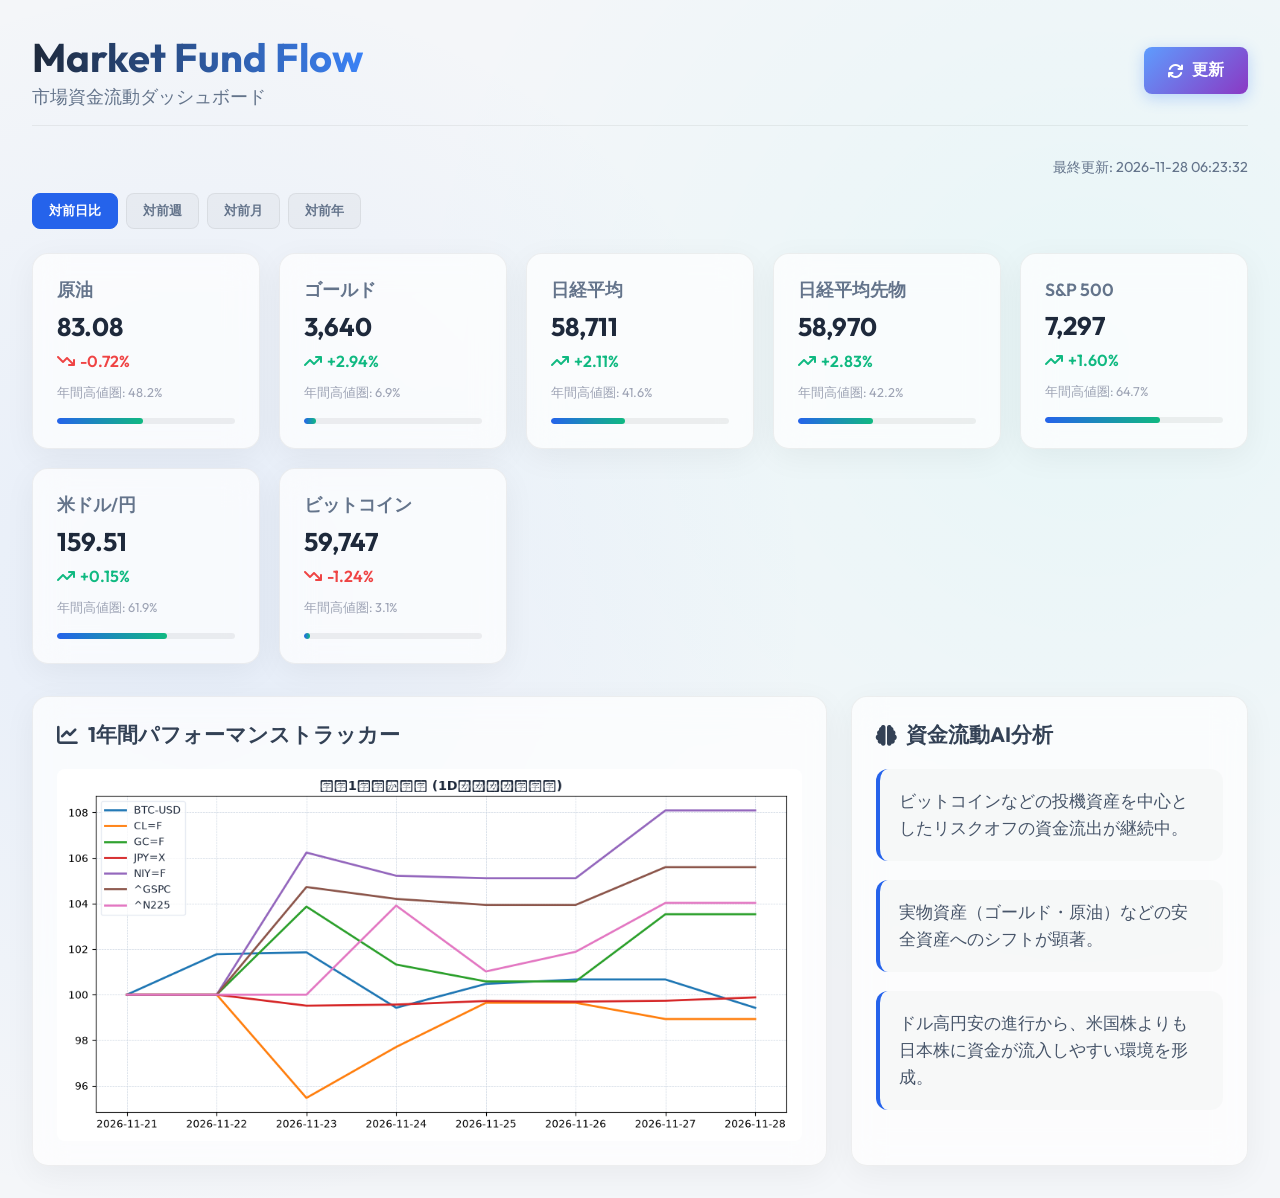
<file: docs/index.html>
<!DOCTYPE html>
<html lang="ja">
<head>
    <meta charset="UTF-8">
    <meta name="viewport" content="width=device-width, initial-scale=1.0">
    <title>市場資金流動ダッシュボード</title>
    <link href="https://fonts.googleapis.com/css2?family=Outfit:wght@300;400;600;700&display=swap" rel="stylesheet">
    <link rel="stylesheet" href="./style.css">
    <link rel="stylesheet" href="https://cdnjs.cloudflare.com/ajax/libs/font-awesome/6.4.0/css/all.min.css">
</head>
<body>
    <div class="dashboard-container">
        <header>
            <div class="header-content">
                <h1>Market Fund Flow</h1>
                <p>市場資金流動ダッシュボード</p>
            </div>
            <button id="refresh-btn" class="refresh-btn" onclick="fetchData()">
                <i class="fa-solid fa-arrows-rotate"></i> 更新
            </button>
        </header>

        <div id="loading" class="loading-overlay">
            <div class="spinner"></div>
            <p>データを読み込み中...</p>
        </div>

        <div id="dashboard-content" style="display: none;">
            <div class="last-updated">最終更新: <span id="time-updated">--</span></div>
            
            <div class="timeframe-selector">
                <button class="tf-btn active" data-tf="1D">対前日比</button>
                <button class="tf-btn" data-tf="1W">対前週</button>
                <button class="tf-btn" data-tf="1M">対前月</button>
                <button class="tf-btn" data-tf="1Y">対前年</button>
            </div>
            
            <div class="cards-grid" id="stats-cards"></div>

            <div class="main-widgets">
                <div class="widget chart-card glass-panel">
                    <h2><i class="fa-solid fa-chart-line"></i> 1年間パフォーマンストラッカー</h2>
                    <img id="chart-img" src="" alt="Market Chart">
                </div>
                
                <div class="widget analysis-card glass-panel">
                    <h2><i class="fa-solid fa-brain"></i> 資金流動AI分析</h2>
                    <ul id="analysis-list"></ul>
                </div>
            </div>
        </div>
    </div>
    <script src="./script.js"></script>
</body>
</html>
</file>
<file: docs/style.css>
:root {
    --bg-main: #f4f6f9;
    --bg-card: rgba(255, 255, 255, 0.7);
    --border-color: rgba(0, 0, 0, 0.06);
    --text-primary: #1e293b;
    --text-secondary: #64748b;
    --accent-blue: #2563eb;
    --color-up: #10b981;
    --color-down: #ef4444;
    --font-main: 'Outfit', -apple-system, BlinkMacSystemFont, "Segoe UI", Roboto, sans-serif;
}

* { box-sizing: border-box; margin: 0; padding: 0; }

body {
    background-color: var(--bg-main);
    color: var(--text-primary);
    font-family: var(--font-main);
    min-height: 100vh;
    background-image: 
        radial-gradient(circle at 15% 50%, rgba(58, 134, 255, 0.08) 0%, transparent 50%),
        radial-gradient(circle at 85% 30%, rgba(0, 245, 212, 0.05) 0%, transparent 50%);
}

.dashboard-container { max-width: 1400px; margin: 0 auto; padding: 2rem; }

header {
    display: flex; justify-content: space-between; align-items: center;
    margin-bottom: 2rem; padding-bottom: 1rem; border-bottom: 1px solid var(--border-color);
}

header h1 {
    font-size: 2.5rem; font-weight: 700;
    background: linear-gradient(90deg, #1e293b, #3b82f6);
    -webkit-background-clip: text; -webkit-text-fill-color: transparent;
}

header p { color: var(--text-secondary); font-size: 1.1rem; margin-top: 0.2rem; }

.refresh-btn {
    background: linear-gradient(135deg, rgba(58, 134, 255, 0.8), rgba(114, 9, 183, 0.8));
    color: white; border: none; padding: 0.8rem 1.5rem; border-radius: 8px;
    font-weight: 600; font-size: 1rem; cursor: pointer; transition: all 0.3s ease;
    display: flex; align-items: center; gap: 0.5rem; box-shadow: 0 4px 15px rgba(58, 134, 255, 0.3);
}

.refresh-btn:hover { transform: translateY(-2px); box-shadow: 0 6px 20px rgba(58, 134, 255, 0.5); }
.refresh-btn i.rotating { animation: rotate 1s linear infinite; }
@keyframes rotate { 100% { transform: rotate(360deg); } }

.last-updated { text-align: right; color: var(--text-secondary); font-size: 0.9rem; margin-bottom: 1rem; }

.glass-panel {
    background: var(--bg-card); backdrop-filter: blur(16px); -webkit-backdrop-filter: blur(16px);
    border: 1px solid var(--border-color); border-radius: 16px; padding: 1.5rem;
    box-shadow: 0 8px 32px rgba(0, 0, 0, 0.05);
}

.cards-grid { display: grid; grid-template-columns: repeat(auto-fill, minmax(200px, 1fr)); gap: 1.2rem; margin-bottom: 2rem; }

.stat-card { display: flex; flex-direction: column; gap: 0.5rem; transition: transform 0.3s ease; }
.stat-card:hover { transform: translateY(-4px); border-color: rgba(255, 255, 255, 0.2); }
.stat-name { color: var(--text-secondary); font-size: 1.1rem; font-weight: 600; }
.stat-price { font-size: 1.6rem; font-weight: 700; }
.stat-return { font-size: 1rem; font-weight: 600; display: flex; align-items: center; gap: 0.3rem; }
.return-up { color: var(--color-up); } .return-down { color: var(--color-down); }

.position-bar-bg { width: 100%; height: 6px; background: rgba(0, 0, 0, 0.06); border-radius: 3px; margin-top: 0.5rem; position: relative; overflow: hidden; }
.position-bar-fill { height: 100%; background: linear-gradient(90deg, #2563eb, #10b981); border-radius: 3px; transition: width 1s ease-out; }

.main-widgets { display: grid; grid-template-columns: 2fr 1fr; gap: 1.5rem; }
@media (max-width: 1000px) { .main-widgets { grid-template-columns: 1fr; } }
.widget h2 { font-size: 1.3rem; margin-bottom: 1.2rem; display: flex; align-items: center; gap: 0.6rem; color: #334155; }
.chart-card, .analysis-card { display: flex; flex-direction: column; }
#chart-img { width: 100%; height: auto; border-radius: 8px; object-fit: contain; }
#analysis-list { list-style: none; display: flex; flex-direction: column; gap: 1.2rem; }
#analysis-list li { background: rgba(0, 0, 0, 0.02); padding: 1.2rem; border-radius: 12px; border-left: 4px solid var(--accent-blue); line-height: 1.6; font-size: 1.05rem; color: #475569;}
.loading-overlay { display: flex; flex-direction: column; align-items: center; justify-content: center; height: 50vh; gap: 1.5rem; }
.spinner { width: 50px; height: 50px; border: 4px solid rgba(255, 255, 255, 0.1); border-top-color: var(--accent-blue); border-radius: 50%; animation: rotate 1s linear infinite; }

.timeframe-selector {
    display: flex;
    gap: 0.5rem;
    margin-bottom: 1.5rem;
}
.tf-btn {
    background: rgba(0, 0, 0, 0.03);
    border: 1px solid var(--border-color);
    color: var(--text-secondary);
    padding: 0.5rem 1rem;
    border-radius: 8px;
    cursor: pointer;
    font-family: var(--font-main);
    transition: all 0.2s;
    font-weight: 600;
}
.tf-btn:hover { background: rgba(0, 0, 0, 0.06); }
.tf-btn.active {
    background: var(--accent-blue);
    color: white;
    border-color: var(--accent-blue);
}
</file>
